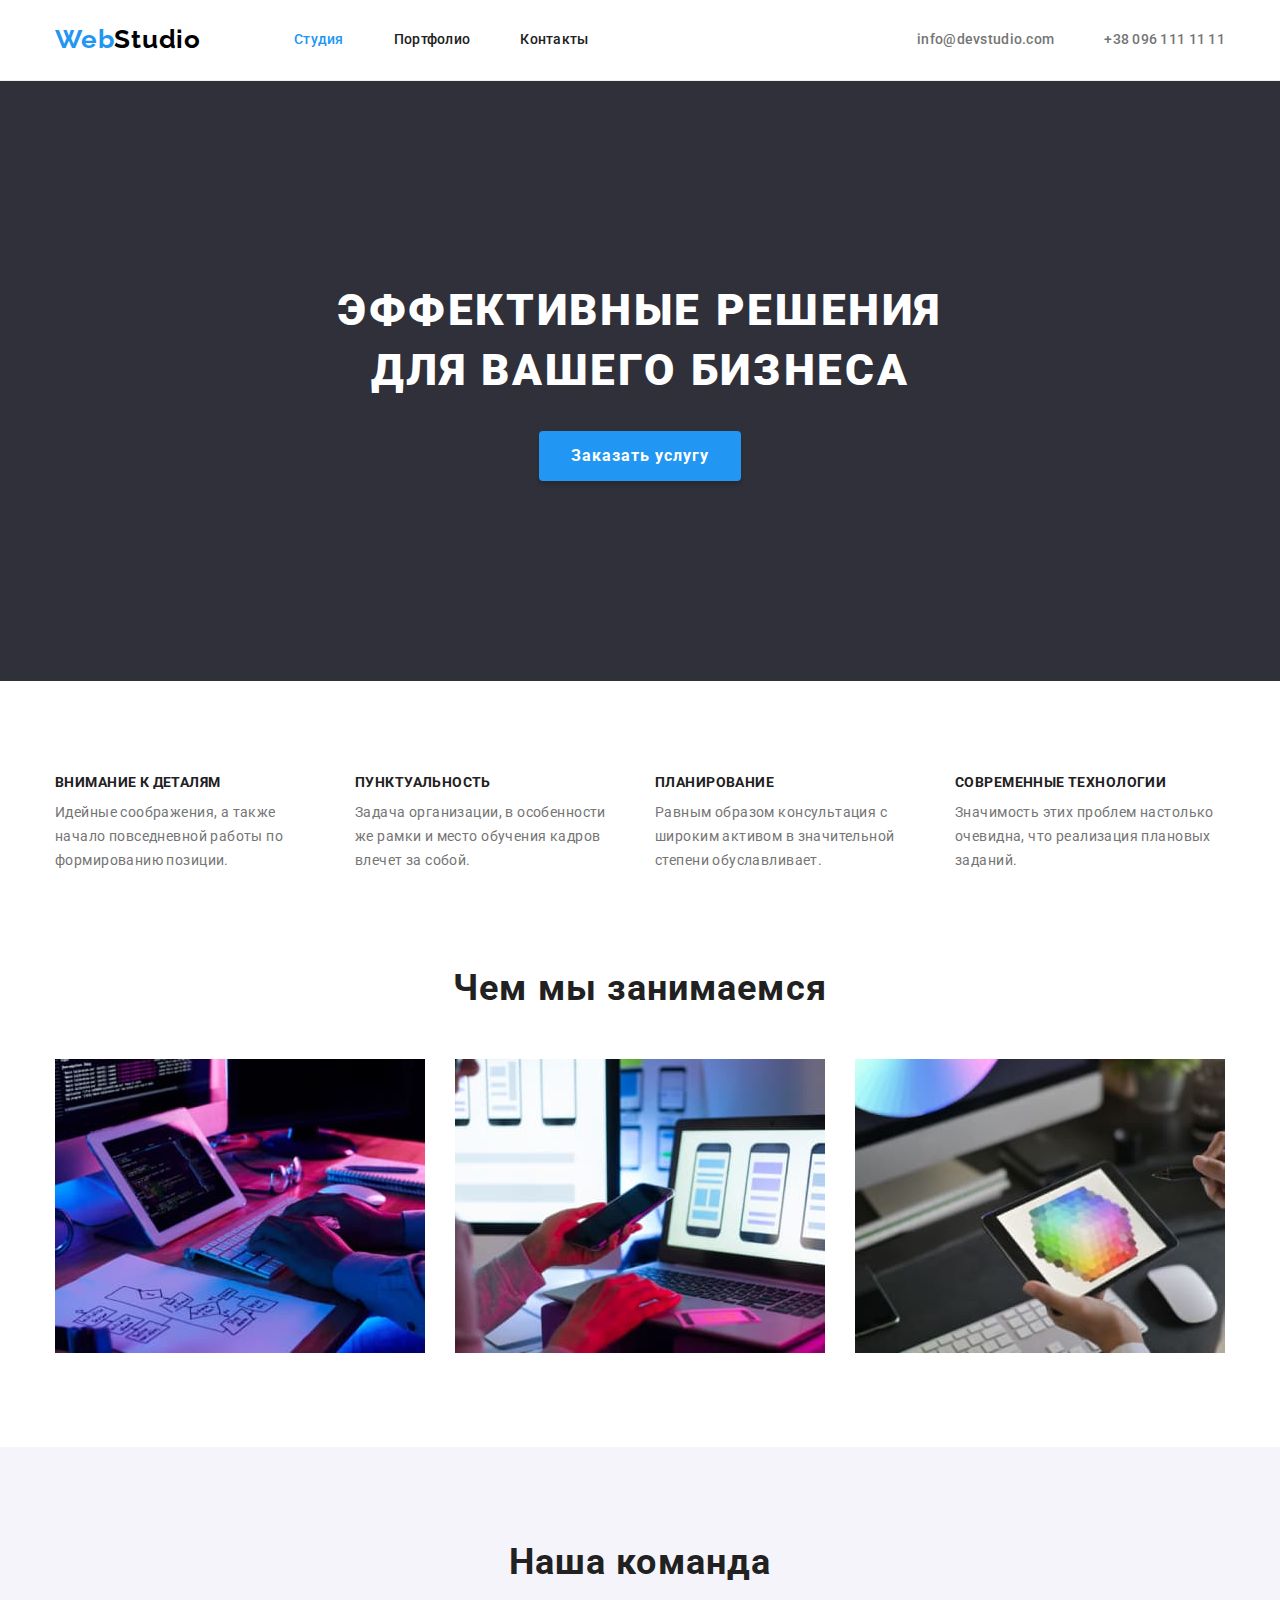
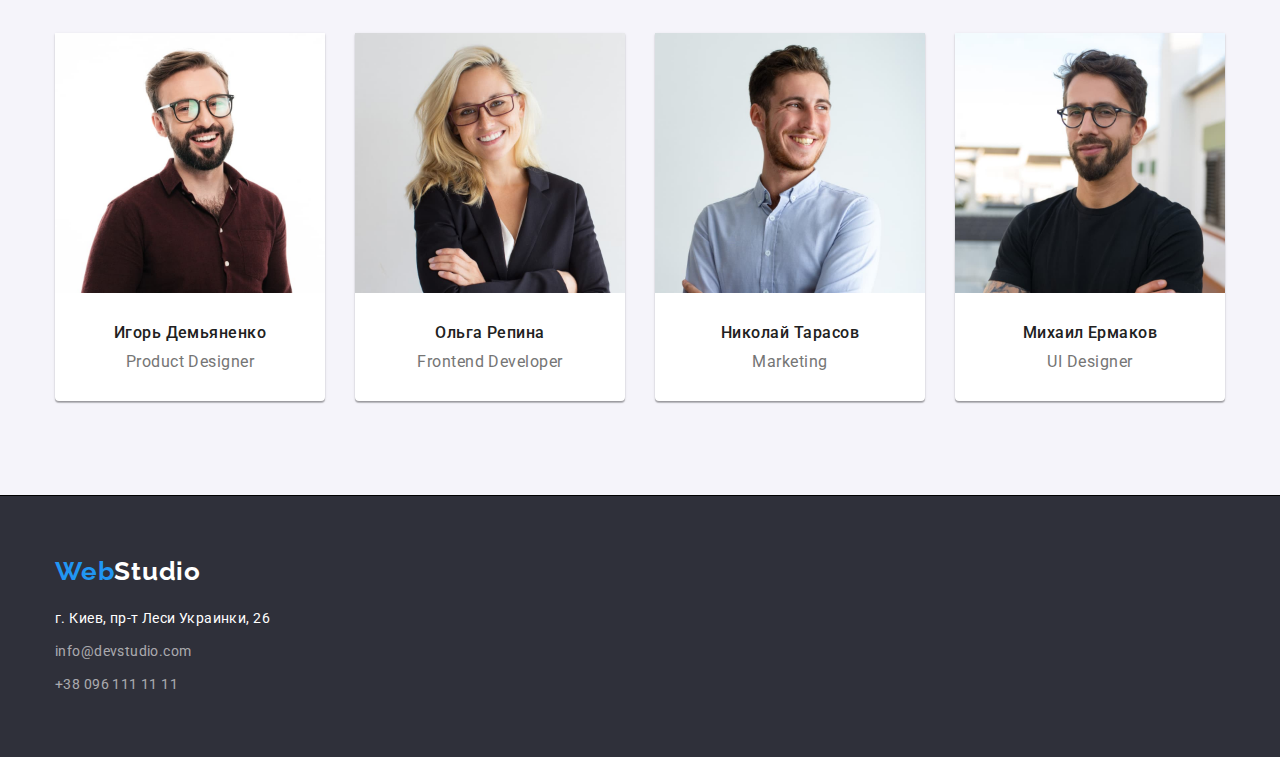
<file: index.html>
<!DOCTYPE html>
<html lang="ru">
  <head>
    <meta charset="UTF-8" />
    <meta http-equiv="X-UA-Compatible" content="IE=edge" />
    <meta name="viewport" content="width=device-width, initial-scale=1.0" />
    <meta name="description" content="Создание и продвижение сайтов" />
    <title>WebStudio</title>
    <link rel="preconnect" href="https://fonts.gstatic.com" />
    <link
      href="https://fonts.googleapis.com/css2?family=Raleway:wght@700&family=Roboto:wght@400;500;700;900&display=swap"
      rel="stylesheet"
    />
    <link
      rel="stylesheet"
      href="https://cdnjs.cloudflare.com/ajax/libs/modern-normalize/1.0.0/modern-normalize.min.css"
    />
    <link rel="stylesheet" href="./css/mein.css" />
  </head>

  <body>
    <!-- Шапка страницы -->
    <header class="header">
      <!-- Навигация -->
      <div class="container">
        <nav class="main-nav">
          <a class="logo" href="./index.html">
            Web<span class="tiny">Studio</span></a
          >
          <ul class="pagination list">
            <li class="pagination-item">
              <a class="pagination-link current" href="./index.html">Студия</a>
            </li>

            <li class="pagination-item">
              <a class="pagination-link" href="./portfolio.html">Портфолио</a>
            </li>

            <li class="pagination-item">
              <a class="pagination-link" href="/Контакты">Контакты</a>
            </li>
          </ul>
        </nav>
        <!-- Для связи -->
        <ul class="contacts list">
          <li class="contacts-item">
            <a class="contacts-link" href="mailto:info@devstudio.com"
              >info@devstudio.com</a
            >
          </li>
          <li class="contacts-item">
            <a class="contacts-link" href="tel:+380961111111"
              >+38 096 111 11 11</a
            >
          </li>
        </ul>
      </div>
    </header>
    <!-- Контент страницы -->
    <main>
      <!-- Герой -->
      <section class="hero">
        <div class="hero-content">
          <h1 class="hero-title">Эффективные решения для вашего бизнеса</h1>
          <button class="hero-button" type="button">Заказать услугу</button>
        </div>
      </section>

      <!-- Наши приемущества -->
      <section class="description">
        <div class="container">
          <h2 class="visually-hidden">Наши приемущества</h2>
          <ul class="list grid">
            <li class="grid-item">
              <h3 class="subtitle">Внимание к деталям</h3>
              <p class="text-description">
                Идейные соображения, а также начало повседневной работы по
                формированию позиции.
              </p>
            </li>

            <li class="grid-item">
              <h3 class="subtitle">Пунктуальность</h3>
              <p class="text-description">
                Задача организации, в особенности же рамки и место обучения
                кадров влечет за собой.
              </p>
            </li>

            <li class="grid-item">
              <h3 class="subtitle">Планирование</h3>
              <p class="text-description">
                Равным образом консультация с широким активом в значительной
                степени обуславливает.
              </p>
            </li>

            <li class="grid-item">
              <h3 class="subtitle">Современные технологии</h3>
              <p class="text-description">
                Значимость этих проблем настолько очевидна, что реализация
                плановых заданий.
              </p>
            </li>
          </ul>
        </div>
      </section>
      <!-- Чем мы занимаемся -->
      <section class="work">
        <div class="container">
          <h2 class="title">Чем мы занимаемся</h2>
          <ul class="list grid">
            <li class="grid-item">
              <img
                src="./images/foto1.jpg"
                width="370"
                height="294"
                alt="Создание сайта"
              />
            </li>

            <li class="grid-item">
              <img
                src="./images/foto2.jpg"
                width="370"
                height="294"
                alt="Создание приложения"
              />
            </li>

            <li class="grid-item">
              <img
                src="./images/foto3.jpg"
                width="370"
                height="294"
                alt="Создание макета"
              />
            </li>
          </ul>
        </div>
      </section>
      <!-- Наша команда -->
      <section class="team">
        <div class="container">
          <h2 class="title">Наша команда</h2>
          <ul class="list grid">
            <li class="team-item grid-item">
              <img
                src="./images/foto4.jpg"
                width="270"
                height="260"
                alt="Фото Игоря Демьяненко"
              />
              <div class="team-container">
                <h3 class="team-subject">Игорь Демьяненко</h3>
                <p class="team-member" lang="en">Product Designer</p>
              </div>
            </li>

            <li class="team-item grid-item">
              <img
                src="./images/foto5.jpg"
                width="270"
                height="260"
                alt="Фото Ольги Репиной"
              />
              <div class="team-container">
                <h3 class="team-subject">Ольга Репина</h3>
                <p class="team-member" lang="en">Frontend Developer</p>
              </div>
            </li>

            <li class="team-item grid-item">
              <img
                src="./images/foto6.jpg"
                width="270"
                height="260"
                alt="Фото Николая Тарасова"
              />
              <div class="team-container">
                <h3 class="team-subject">Николай Тарасов</h3>
                <p class="team-member" lang="en">Marketing</p>
              </div>
            </li>

            <li class="team-item grid-item">
              <img
                src="./images/foto7.jpg"
                width="270"
                height="260"
                alt="Фото Михаила Ермакова"
              />
              <div class="team-container">
                <h3 class="team-subject">Михаил Ермаков</h3>
                <p class="team-member" lang="en">UI Designer</p>
              </div>
            </li>
          </ul>
        </div>
      </section>
    </main>
    <!-- Подвал страницы -->
    <footer class="footer">
      <div class="container">
        <a class="logo" href="./index.html"
          >Web<span class="tiny">Studio</span></a
        >

        <address>
          <p class="address-text">г. Киев, пр-т Леси Украинки, 26</p>
          <a class="address-item" href="mailto:info@devstudio.com"
            >info@devstudio.com</a
          >
          <a class="address-item" href="tel:+380961111111">+38 096 111 11 11</a>
        </address>
      </div>
    </footer>
  </body>
</html>
</file>
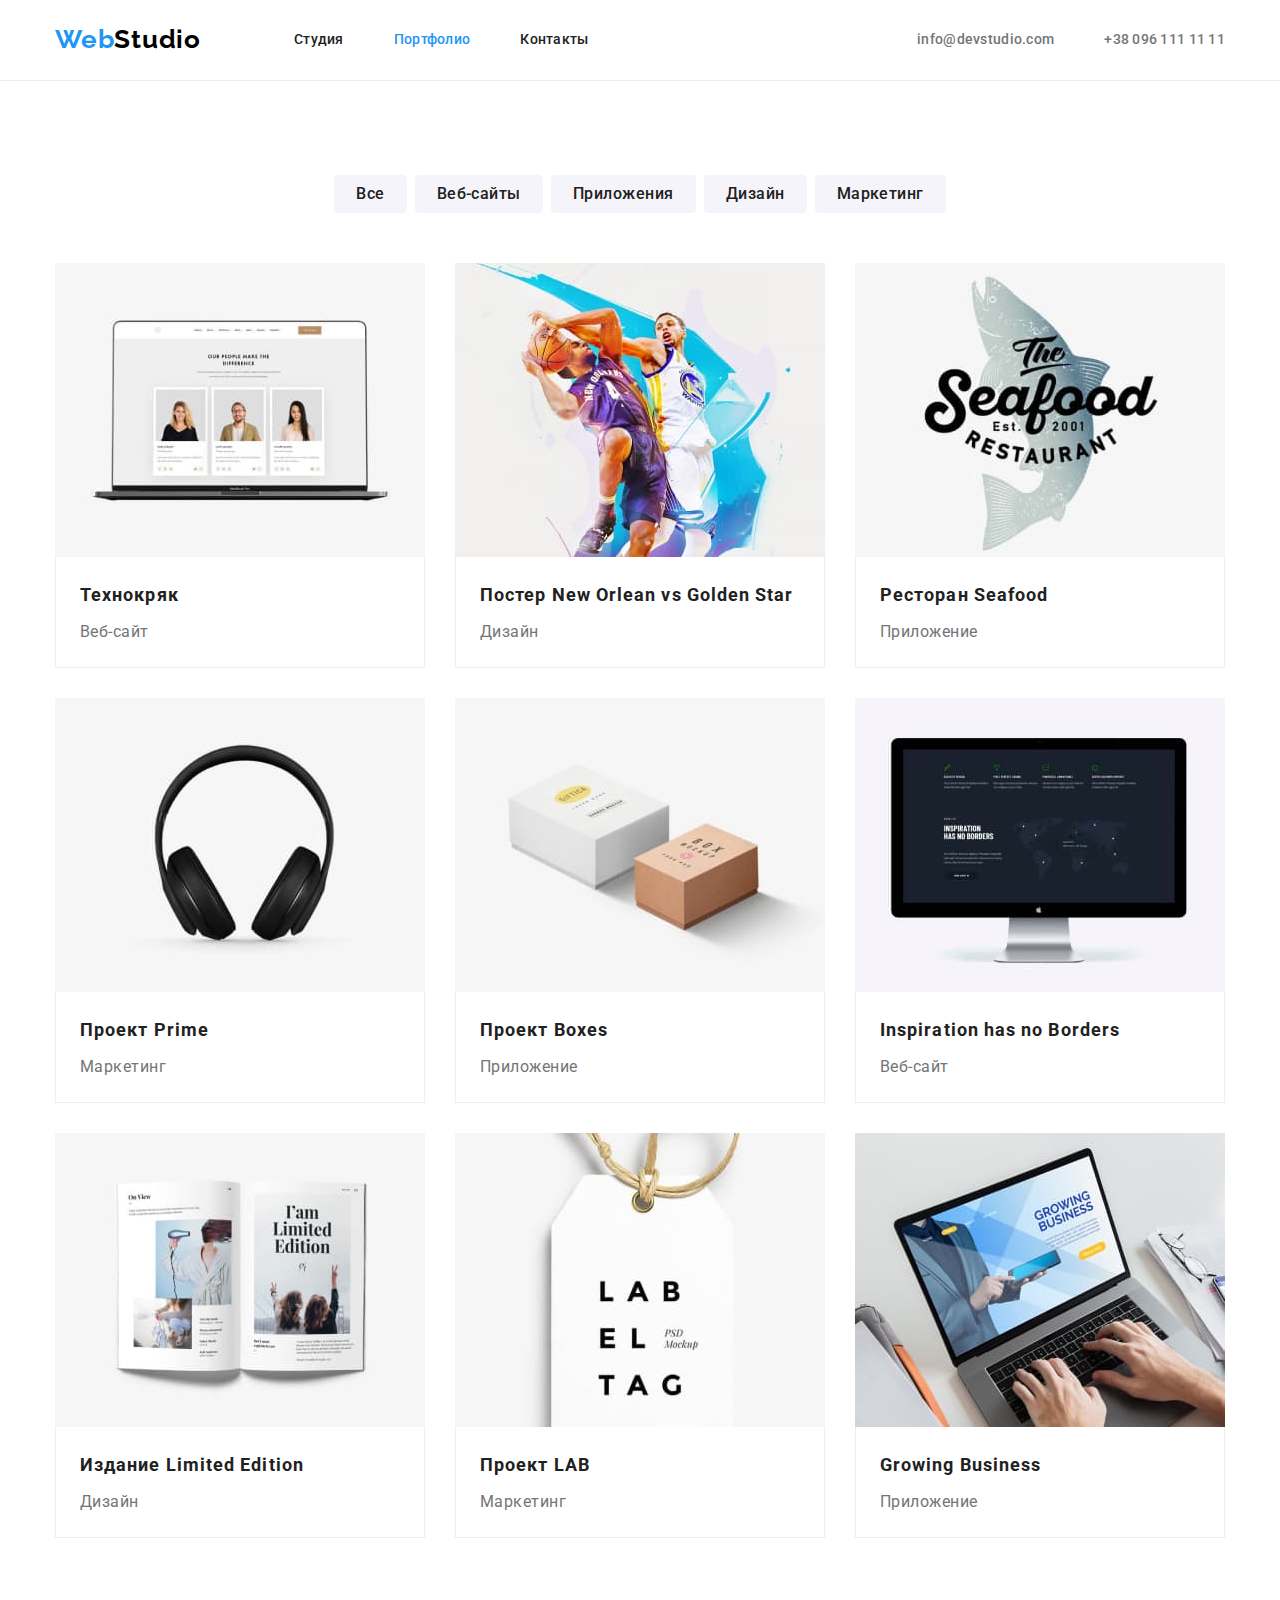
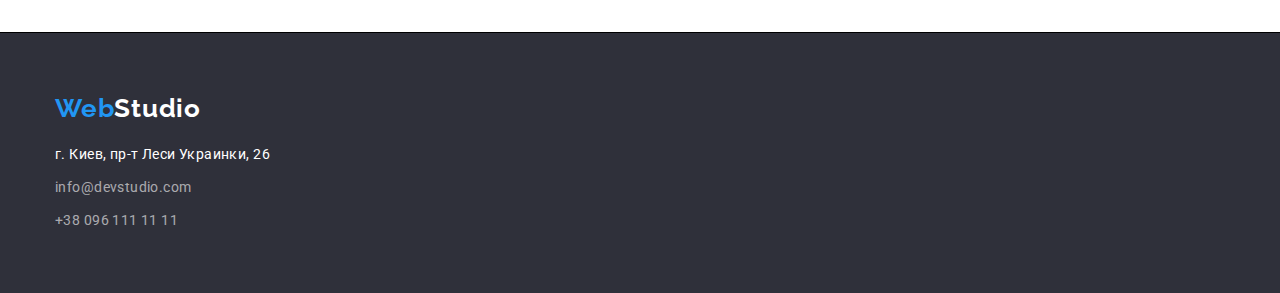
<file: portfolio.html>
<!DOCTYPE html>
<html lang="ru">
  <head>
    <meta charset="UTF-8" />
    <meta http-equiv="X-UA-Compatible" content="IE=edge" />
    <meta name="viewport" content="width=device-width, initial-scale=1.0" />
    <meta name="description" content="Создание и продвижение сайтов" />
    <title>Portfolio</title>
    <link rel="preconnect" href="https://fonts.gstatic.com" />
    <link
      href="https://fonts.googleapis.com/css2?family=Raleway:wght@700&family=Roboto:wght@400;500;700;900&display=swap"
      rel="stylesheet"
    />
    <link
      rel="stylesheet"
      href="https://cdnjs.cloudflare.com/ajax/libs/modern-normalize/1.0.0/modern-normalize.min.css"
    />
    <link rel="stylesheet" href="./css/mein.css" />
  </head>
  <body>
    <!-- Шапка страницы -->
    <header class="header">
      <!-- Навигация -->
      <div class="container">
        <nav class="main-nav">
          <a class="logo" href="./index.html">
            Web<span class="tiny">Studio</span></a
          >
          <ul class="pagination list">
            <li class="pagination-item">
              <a class="pagination-link" href="./index.html">Студия</a>
            </li>

            <li class="pagination-item">
              <a class="pagination-link current" href="./portfolio.html"
                >Портфолио</a
              >
            </li>

            <li class="pagination-item">
              <a class="pagination-link" href="/Контакты">Контакты</a>
            </li>
          </ul>
        </nav>
        <!-- Для связи -->
        <ul class="contacts list">
          <li class="contacts-item">
            <a class="contacts-link" href="mailto:info@devstudio.com"
              >info@devstudio.com</a
            >
          </li>
          <li class="contacts-item">
            <a class="contacts-link" href="tel:+380961111111"
              >+38 096 111 11 11</a
            >
          </li>
        </ul>
      </div>
    </header>
    <!-- Контент страницы -->
    <main>
      <section class="portfolio">
        <div class="container">
          <h1 class="visually-hidden">Портфолио</h1>

          <h2 class="visually-hidden">Фильтр</h2>

          <ul class="list nav">
            <li class="nav-item">
              <button class="button" type="button">Все</button>
            </li>

            <li class="nav-item">
              <button class="button" type="button">Веб-сайты</button>
            </li>

            <li class="nav-item">
              <button class="button" type="button">Приложения</button>
            </li>

            <li class="nav-item">
              <button class="button" type="button">Дизайн</button>
            </li>

            <li class="nav-item">
              <button class="button" type="button">Маркетинг</button>
            </li>
          </ul>

          <h2 class="visually-hidden">Галерея проектов</h2>

          <ul class="list grid">
            <li class="gallery-item grid-item">
              <img
                src="./images/Portfolio/tehnokryak.jpg"
                width="370"
                height="294"
                alt="Ноутбук"
              />
              <div class="gallery-container">
                <h3 class="gallery-title">Технокряк</h3>
                <p class="gallery-text">Веб-сайт</p>
              </div>
            </li>

            <li class="gallery-item grid-item">
              <img
                src="./images/Portfolio/neworlean.jpg"
                width="370"
                height="294"
                alt="Два парня играют в баскутбол"
              />
              <div class="gallery-container">
                <h3 class="gallery-title">Постер New Orlean vs Golden Star</h3>
                <p class="gallery-text">Дизайн</p>
              </div>
            </li>

            <li class="gallery-item grid-item">
              <img
                src="./images/Portfolio/seafood.jpg"
                width="370"
                height="294"
                alt="Логотип ресторана Seafood "
              />
              <div class="gallery-container">
                <h3 class="gallery-title">Ресторан Seafood</h3>
                <p class="gallery-text">Приложение</p>
              </div>
            </li>

            <li class="gallery-item grid-item">
              <img
                src="./images/Portfolio/prime.jpg"
                width="370"
                height="294"
                alt="Наушники"
              />
              <div class="gallery-container">
                <h3 class="gallery-title">Проект Prime</h3>
                <p class="gallery-text">Маркетинг</p>
              </div>
            </li>

            <li class="gallery-item grid-item">
              <img
                src="./images/Portfolio/boxes.jpg"
                width="370"
                height="294"
                alt="Две картонные коробки"
              />
              <div class="gallery-container">
                <h3 class="gallery-title">Проект Boxes</h3>
                <p class="gallery-text">Приложение</p>
              </div>
            </li>

            <li class="gallery-item grid-item">
              <img
                src="./images/Portfolio/inspiration-has-no-borders.jpg"
                width="370"
                height="294"
                alt="Манитор"
              />
              <div class="gallery-container">
                <h3 class="gallery-title">Inspiration has no Borders</h3>
                <p class="gallery-text">Веб-сайт</p>
              </div>
            </li>

            <li class="gallery-item grid-item">
              <img
                src="./images/Portfolio/limited-edition.jpg"
                width="370"
                height="294"
                alt="Открытый журнал"
              />
              <div class="gallery-container">
                <h3 class="gallery-title">Издание Limited Edition</h3>
                <p class="gallery-text">Дизайн</p>
              </div>
            </li>

            <li class="gallery-item grid-item">
              <img
                src="./images/Portfolio/lab.jpg"
                width="370"
                height="294"
                alt="Этикетка"
              />
              <div class="gallery-container">
                <h3 class="gallery-title">Проект LAB</h3>
                <p class="gallery-text">Маркетинг</p>
              </div>
            </li>

            <li class="gallery-item grid-item">
              <img
                src="./images/Portfolio/growing-business.jpg"
                width="370"
                height="294"
                alt="Человек работает на компьютере"
              />
              <div class="gallery-container">
                <h3 class="gallery-title">Growing Business</h3>
                <p class="gallery-text">Приложение</p>
              </div>
            </li>
          </ul>
        </div>
      </section>
    </main>

    <!-- Подвал страницы -->
    <footer class="footer">
      <div class="container">
        <a class="logo" href="./index.html"
          >Web<span class="tiny">Studio</span></a
        >

        <address>
          <p class="address-text">г. Киев, пр-т Леси Украинки, 26</p>
          <a class="address-item" href="mailto:info@devstudio.com"
            >info@devstudio.com</a
          >
          <a class="address-item" href="tel:+380961111111">+38 096 111 11 11</a>
        </address>
      </div>
    </footer>
  </body>
</html>
</file>
<file: css/mein.css>
/* Общие настройки страницы */
body {
  background-color: #ffffff;
  color: #757575;

  font-family: Roboto, sans-serif;
  font-weight: 400;
}

:root {
  --color-white: #ffffff;
  --color-dark: #2f303a;
  --color-accent: #2196f3;
  --background-color-elements: #f5f4fa;
  --color-text-major: #212121;
  --color-text-main: #757575;
}

.visually-hidden {
  position: absolute !important;
  clip: rect(1px 1px 1px 1px);
  clip: rect(1px, 1px, 1px, 1px);
  padding: 0 !important;
  border: 0 !important;
  height: 1px !important;
  width: 1px !important;
  overflow: hidden;
  margin-bottom: 0;
}

/* Утилиты */
.list {
  list-style: none;
  margin: 0;
  padding: 0;
}

button {
  font-family: inherit;
  cursor: pointer;
}

.container {
  width: 1200px;
  margin-left: auto;
  margin-right: auto;
  padding: 0 15px;
}

h1,
h2,
h3,
h4,
p {
  margin-top: 0;
}

img {
  display: block;
  max-width: 100%;
  height: auto;
}

/* Шапка страницы */
.header {
  padding-top: 24px;
  padding-bottom: 25px;
  border-bottom: 1px solid #ececec;
}

.header .container {
  display: flex;
  align-items: center;
  justify-content: flex-end;
}

.logo {
  color: var(--color-accent);

  font-family: Raleway, sans-serif;
  font-weight: 700;
  font-size: 26px;
  line-height: 1.19;
  letter-spacing: 0.03em;
  text-decoration: none;
}

.header .logo {
  margin-right: 93px;
}

.header .tiny {
  color: #000000;
}

.main-nav {
  display: flex;
  align-items: center;
  margin-bottom: 0;
  margin-right: auto;
}

.pagination {
  display: inline-flex;
}

.pagination .pagination-link.current {
  color: var(--color-accent);
}

.pagination-item:not(:last-child),
.contacts-item:not(:last-child) {
  margin-right: 50px;
}

.pagination-link {
  color: var(--color-text-major);
  text-decoration: none;
}

.contacts {
  display: inline-flex;
}

.contacts .contacts-link {
  color: var(--color-text-main);
  text-decoration: none;
}

.pagination-link :hover,
.pagination-link :focus,
.contacts-link:hover,
.contacts-link:focus {
  color: var(--color-accent);
}

.pagination-link,
.contacts-link {
  font-weight: 500;
  font-size: 14px;
  line-height: 1.14;
  letter-spacing: 0.02em;
}

.contacts-link {
  color: var(--color-text-main);
}

/* Контент главной страницы */
/* Герой */
.hero {
  background-color: var(--color-dark);
  /* min-height: 100vh; */
  min-height: 600px;
  padding-top: 200px;
}

.hero-content {
  width: calc(100% / 12 * 6);
  margin: 0 auto;
  text-align: center;
}

.hero-title {
  color: var(--color-white);

  font-weight: 900;
  font-size: 44px;
  line-height: 1.36;
  text-align: center;
  letter-spacing: 0.06em;
  text-transform: uppercase;

  margin-bottom: 30px;
}

.hero-button {
  color: var(--color-white);
  background-color: var(--color-accent);

  font-weight: 700;
  font-size: 16px;
  line-height: 1.88;
  letter-spacing: 0.06em;
  box-shadow: 0px 4px 4px rgba(0, 0, 0, 0.15);

  border-radius: 4px;
  padding: 10px 32px;
  text-align: center;
  min-width: 200px;

  border: none;
}

.hero-button:hover,
.hero-button:focus {
  color: var(--color-accent);
  background-color: var(--color-white);
}

/* Наши приемущества */
.description {
  padding: 94px 0;
}

.description .grid {
  display: flex;
  flex-wrap: wrap;
  margin-left: -30px;
  margin-top: -30px;
}

.description .grid-item {
  margin-left: 30px;
  margin-top: 30px;
  flex-basis: calc(100% / 4 - 30px);
}

.subtitle {
  color: var(--color-text-major);

  font-weight: 700;
  font-size: 14px;
  line-height: 1.14;
  letter-spacing: 0.03em;
  text-transform: uppercase;

  margin-bottom: 10px;
}

.text-description {
  font-size: 14px;
  line-height: 1.71;
  letter-spacing: 0.03em;

  margin-bottom: 0;
}

/* Чем мы занимаемся */
.work {
  padding-bottom: 94px;
}

.work .grid {
  display: flex;
  flex-wrap: wrap;
  margin-left: -30px;
  margin-top: -30px;
}

.work .grid-item {
  margin-left: 30px;
  margin-top: 30px;
  flex-basis: calc(100% / 3 - 30px);
}

.title {
  color: var(--color-text-major);

  font-weight: 700;
  font-size: 36px;
  line-height: 1.17;
  text-align: center;
  letter-spacing: 0.03em;

  margin-bottom: 50px;
}

/* Наша команда */
.team {
  background-color: var(--background-color-elements);
  padding: 94px 0;
}

.team .grid {
  display: flex;
  flex-wrap: wrap;
  margin-left: -30px;
  margin-top: -30px;
}

.team .grid-item {
  margin-left: 30px;
  margin-top: 30px;
  flex-basis: calc(100% / 4 - 30px);
}

.team-item {
  background-color: var(--color-white);
  box-shadow: 0px 1px 3px rgba(0, 0, 0, 0.12), 0px 1px 1px rgba(0, 0, 0, 0.14),
    0px 2px 1px rgba(0, 0, 0, 0.2);
  border-radius: 0px 0px 4px 4px;
}

.team-container {
  padding-top: 30px;
  padding-bottom: 30px;
}

.team-subject {
  color: var(--color-text-major);

  font-weight: 500;
  font-size: 16px;
  line-height: 1.19;
  text-align: center;
  letter-spacing: 0.03em;

  margin-bottom: 10px;
}

.team-member {
  font-size: 16px;
  line-height: 1.19;
  text-align: center;
  letter-spacing: 0.03em;

  margin-bottom: 0;
}

/* Контент страницы портфолио */
.portfolio {
  padding: 94px 0;
}

.nav {
  margin-bottom: 50px;
  display: flex;
  justify-content: center;
}

.portfolio .button {
  background-color: var(--background-color-elements);
  color: var(--color-text-major);

  font-weight: 500;
  font-size: 16px;
  line-height: 1.62;
  text-align: center;
  letter-spacing: 0.03em;

  border-radius: 4px;
  padding: 6px 22px;
  border: none;
  text-align: center;
}
.nav-item:not(:last-child) {
  margin-right: 8px;
}

.button:hover,
.button:focus {
  background-color: var(--color-accent);
  color: var(--color-white);
}
.gallery-container {
  padding: 20px 24px;
  border-left: 1px solid #eeeeee;
  border-right: 1px solid #eeeeee;
  border-bottom: 1px solid #eeeeee;
}

.portfolio .grid {
  display: flex;
  flex-wrap: wrap;
  margin-left: -30px;
  margin-top: -30px;
}

.portfolio .grid-item {
  margin-left: 30px;
  margin-top: 30px;
  flex-basis: calc(100% / 3 - 30px);
}

.portfolio .grid {
  flex-wrap: wrap;
}

.gallery-title {
  color: var(--color-text-major);

  font-weight: 700;
  font-size: 18px;
  line-height: 2;
  letter-spacing: 0.06em;

  margin-bottom: 4px;
}

.gallery-text {
  font-size: 16px;
  line-height: 1.87;
  letter-spacing: 0.03em;

  margin-bottom: 0;
}

/* Подвал страницы */
.footer {
  background-color: var(--color-dark);
  padding-top: 60px;
  padding-bottom: 60px;
  border-top: 1px solid #000000;
}
.footer .logo {
  display: block;
  margin-bottom: 20px;
}

.footer .tiny {
  color: var(--color-white);
}

.address-text {
  color: var(--color-white);
  margin-bottom: 9px;
}
.address-item {
  color: rgba(255, 255, 255, 0.6);

  text-decoration: none;
  display: block;
}

.address-item:not(:last-child) {
  margin-bottom: 9px;
}

.address-item:hover,
.address-item:focus {
  color: var(--color-accent);
}

.address-text,
.address-item {
  font-style: normal;
  font-size: 14px;
  line-height: 1.71;
  letter-spacing: 0.03em;
}
</file>
